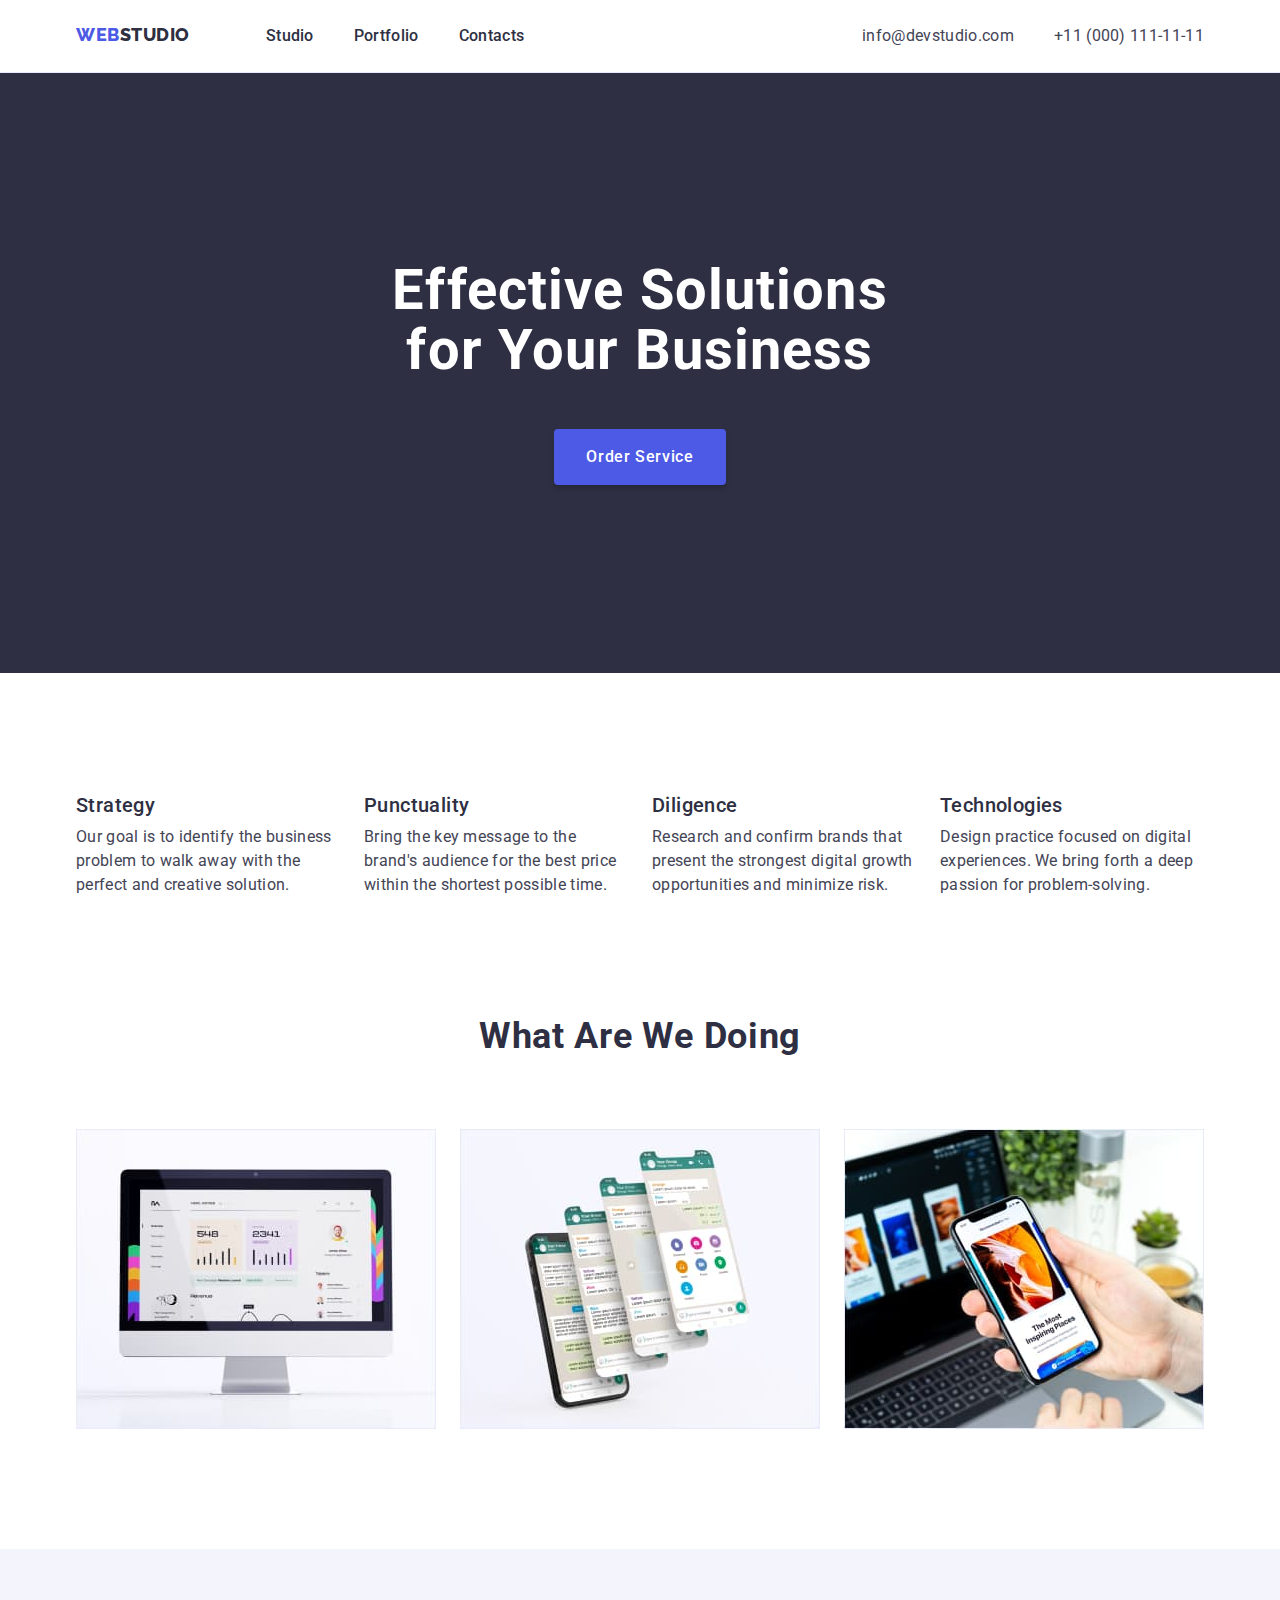
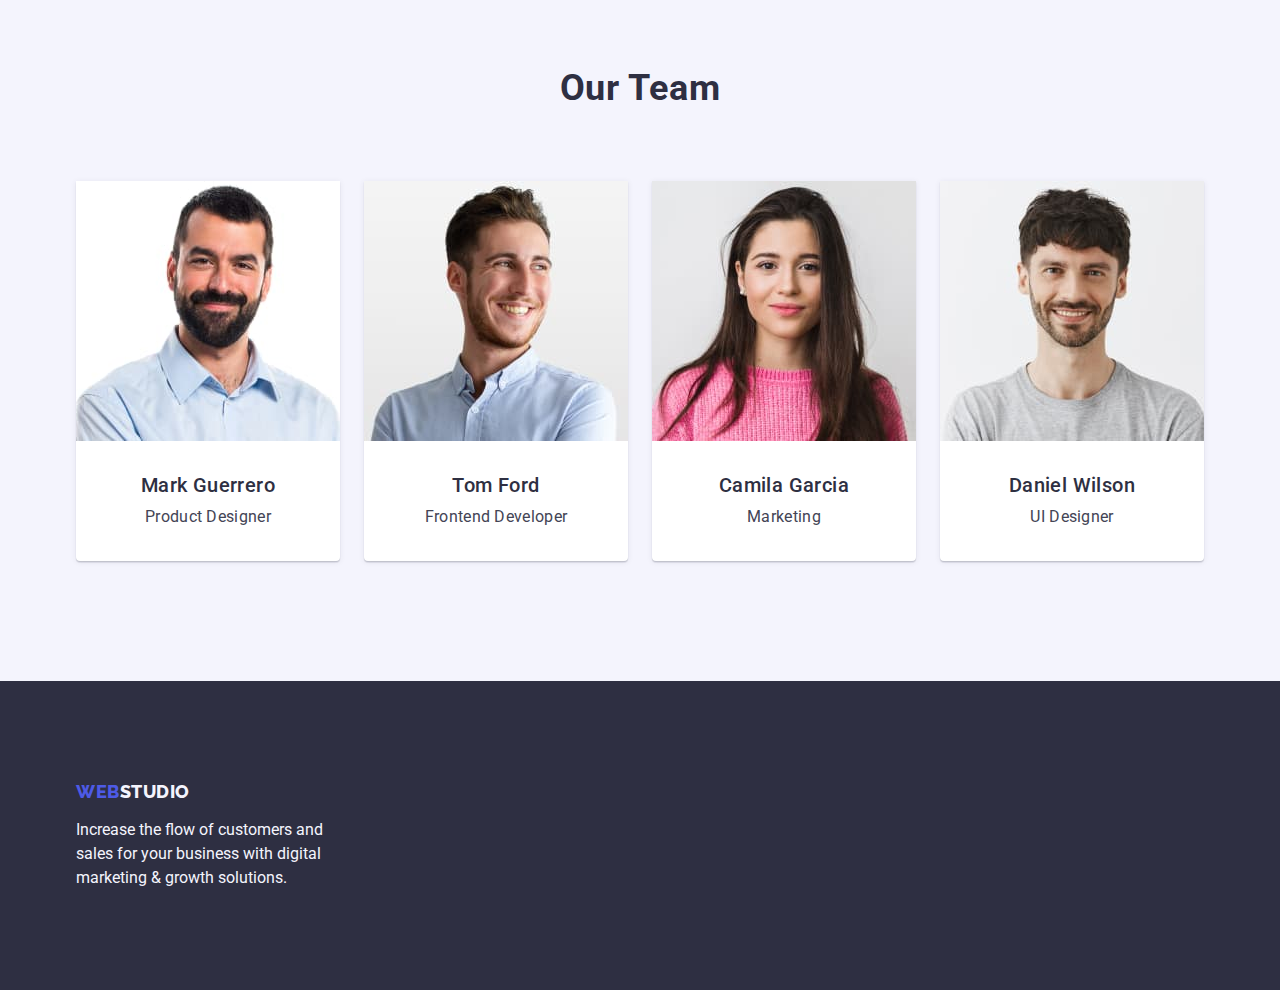
<file: index.html>
<!DOCTYPE html>
<html lang="en">
  <head>
    <meta charset="UTF-8" />
    <meta http-equiv="X-UA-Compatible" content="IE=edge" />
    <meta name="viewport" content="width=device-width, initial-scale=1.0" />
    <title>Web Studio</title>
    <link rel="preconnect" href="https://fonts.googleapis.com" />
    <link rel="preconnect" href="https://fonts.gstatic.com" crossorigin />
    <link
      href="https://fonts.googleapis.com/css2?family=Raleway:wght@800&family=Roboto:wght@400;500;700&display=swap"
      rel="stylesheet" />
    <link
      rel="stylesheet"
      href="https://cdnjs.cloudflare.com/ajax/libs/modern-normalize/1.0.0/modern-normalize.min.css" />
    <link rel="stylesheet" href="./css/styles.css" />
  </head>
  <body class="body">
    <header class="page-header">
      <div class="container header-container">
        <nav class="menu">
          <a class="link logo" href="./index.html"
            >Web<span class="logo-studio">Studio</span></a
          >
          <ul class="list menu-list">
            <li class="menu-item">
              <a class="link menu-item" href="./index.html">Studio</a>
            </li>
            <li class="menu-item">
              <a class="link menu-item" href="./portfolio.html">Portfolio</a>
            </li>
            <li class="menu-item">
              <a class="link menu-item" href="">Contacts</a>
            </li>
          </ul>
        </nav>
        <address class="contacts">
          <ul class="list contacts-list">
            <li>
              <a class="link contacts" href="mailto:info@devstudio.com"
                >info@devstudio.com</a
              >
            </li>
            <li>
              <a class="link contacts" href="tel:+110001111111"
                >+11 (000) 111-11-11</a
              >
            </li>
          </ul>
        </address>
      </div>
    </header>
    <main>
      <section class="main-section">
        <div class="container">
          <h1 class="main-title">Effective Solutions for Your Business</h1>
          <button type="button" class="modal-btn">Order Service</button>
        </div>
      </section>
      <section class="why-us-section">
        <div class="container">
          <h2 class="visually-hidden" class="why-webstudio">Why WebStudio?</h2>
          <ul class="list why-us-list">
            <li class="why-us-item">
              <h3 class="why-us-subtitle">Strategy</h3>
              <p class="why-us-text">
                Our goal is to identify the business problem to walk away with
                the perfect and creative solution.
              </p>
            </li>
            <li class="why-us-item">
              <h3 class="why-us-subtitle">Punctuality</h3>
              <p class="why-us-text">
                Bring the key message to the brand's audience for the best price
                within the shortest possible time.
              </p>
            </li>
            <li class="why-us-item">
              <h3 class="why-us-subtitle">Diligence</h3>
              <p class="why-us-text">
                Research and confirm brands that present the strongest digital
                growth opportunities and minimize risk.
              </p>
            </li>
            <li class="why-us-item">
              <h3 class="why-us-subtitle">Technologies</h3>
              <p class="why-us-text">
                Design practice focused on digital experiences. We bring forth a
                deep passion for problem-solving.
              </p>
            </li>
          </ul>
        </div>
      </section>
      <section class="what-are-we-doing-section">
        <div class="container">
          <h2 class="section-title">What are we doing</h2>
          <ul class="list what-are-we-doing-list">
            <li class="what-are-we-doing-item">
              <img
                src="./images/img-1.jpg"
                alt="Computer"
                height="300"
                width="360" />
            </li>
            <li>
              <img
                src="./images/img-2.jpg"
                alt="Phone"
                height="300"
                width="360" />
            </li>
            <li>
              <img
                src="./images/img-3.jpg"
                alt="Computer And Phone"
                height="300"
                width="360" />
            </li>
          </ul>
        </div>
      </section>
      <section class="our-team-section">
        <div class="container">
          <h2 class="section-title">Our Team</h2>
          <ul class="list our-team-list">
            <li class="team-item">
              <img
                src="./images/team-1.jpg"
                alt="Mark Guerrero"
                height="260"
                width="264" />
              <h3 class="our-team-subtitle">Mark Guerrero</h3>
              <p class="our-team-text">Product Designer</p>
            </li>
            <li class="team-item">
              <img
                src="./images/team-2.jpg"
                alt="Tom Ford"
                height="260"
                width="264" />
              <h3 class="our-team-subtitle">Tom Ford</h3>
              <p class="our-team-text">Frontend Developer</p>
            </li>
            <li class="team-item">
              <img
                src="./images/team-3.jpg"
                alt="Camila Garcia"
                height="260"
                width="264" />
              <h3 class="our-team-subtitle">Camila Garcia</h3>
              <p class="our-team-text">Marketing</p>
            </li>
            <li class="team-item">
              <img
                src="./images/team-4.jpg"
                alt="Daniel Wilson"
                height="260"
                width="264" />
              <h3 class="our-team-subtitle">Daniel Wilson</h3>
              <p class="our-team-text">UI Designer</p>
            </li>
          </ul>
        </div>
      </section>
    </main>
    <footer class="footer">
      <div class="container">
        <a class="link logo" href="./index.html"
          >Web<span class="logo-studio-footer">Studio</span></a
        >
        <p class="footer-text">
          Increase the flow of customers and sales for your business with
          digital marketing & growth solutions.
        </p>
      </div>
    </footer>
  </body>
</html>
</file>
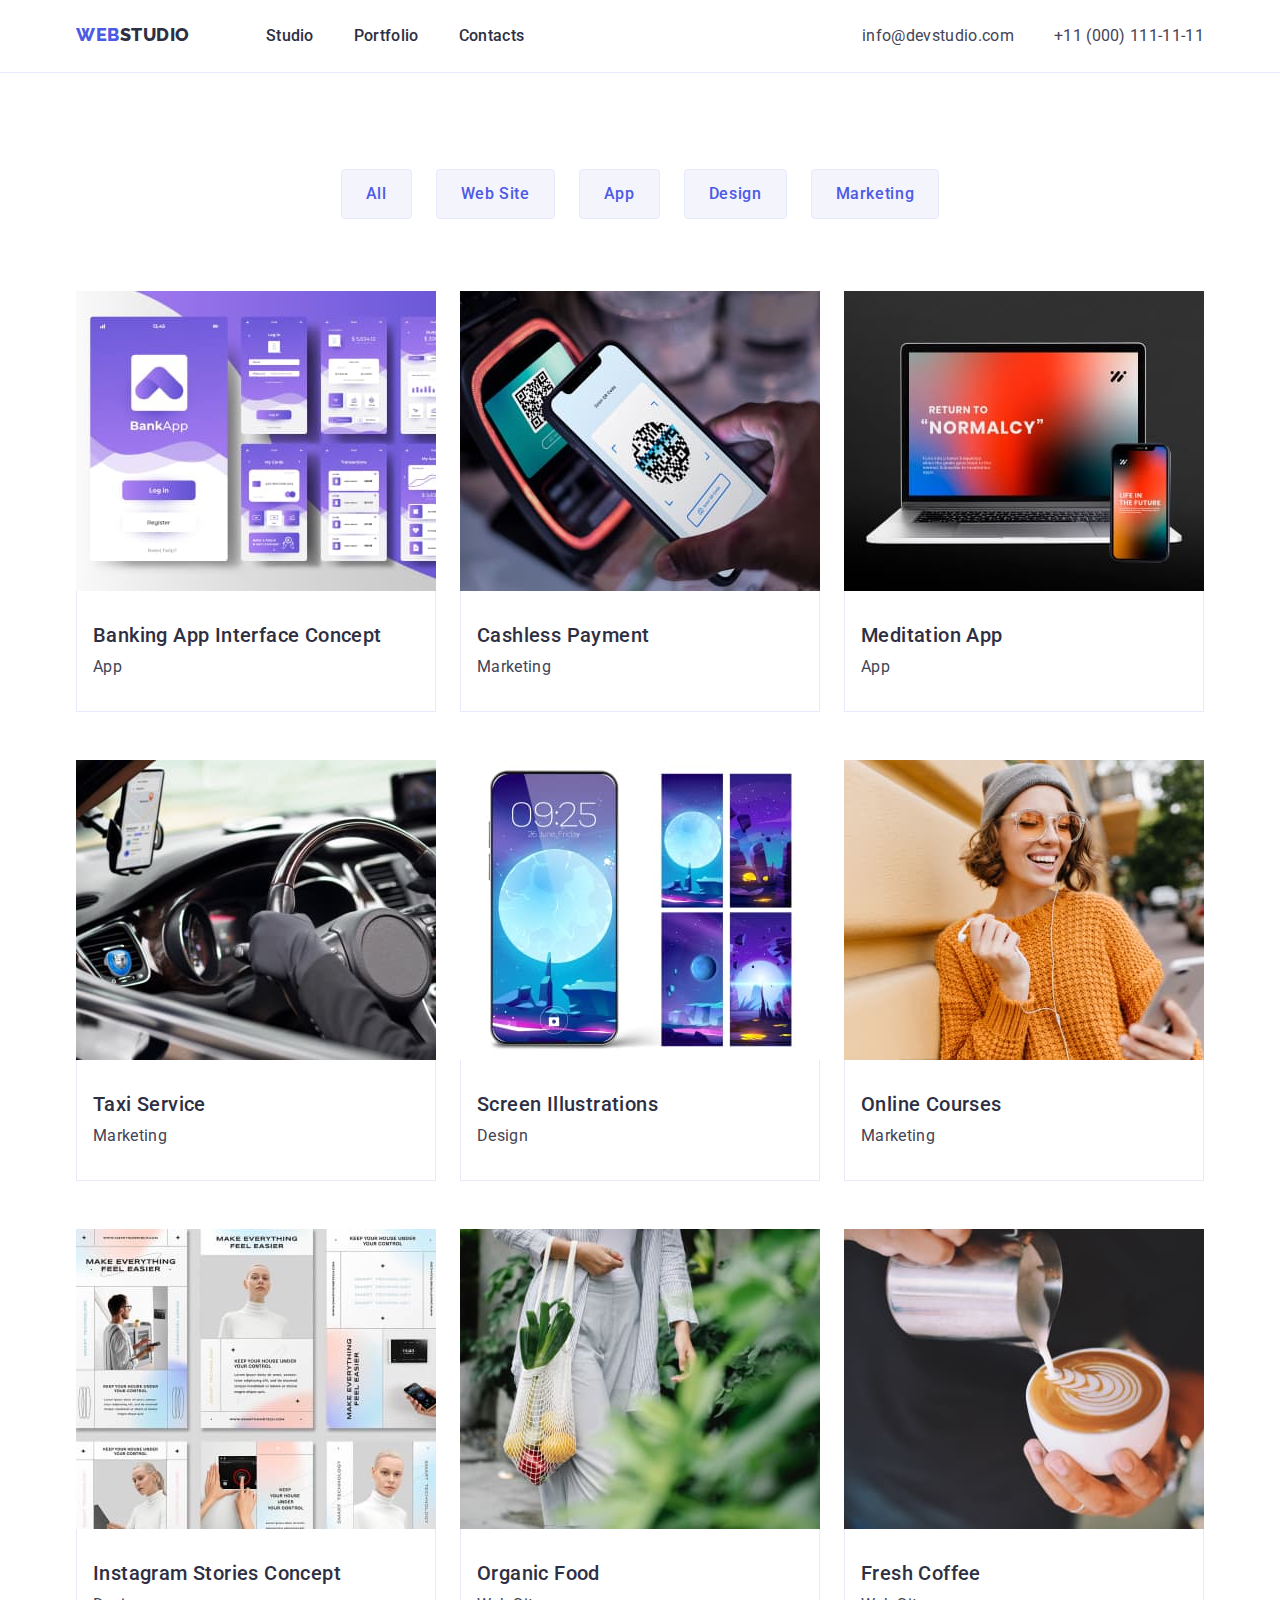
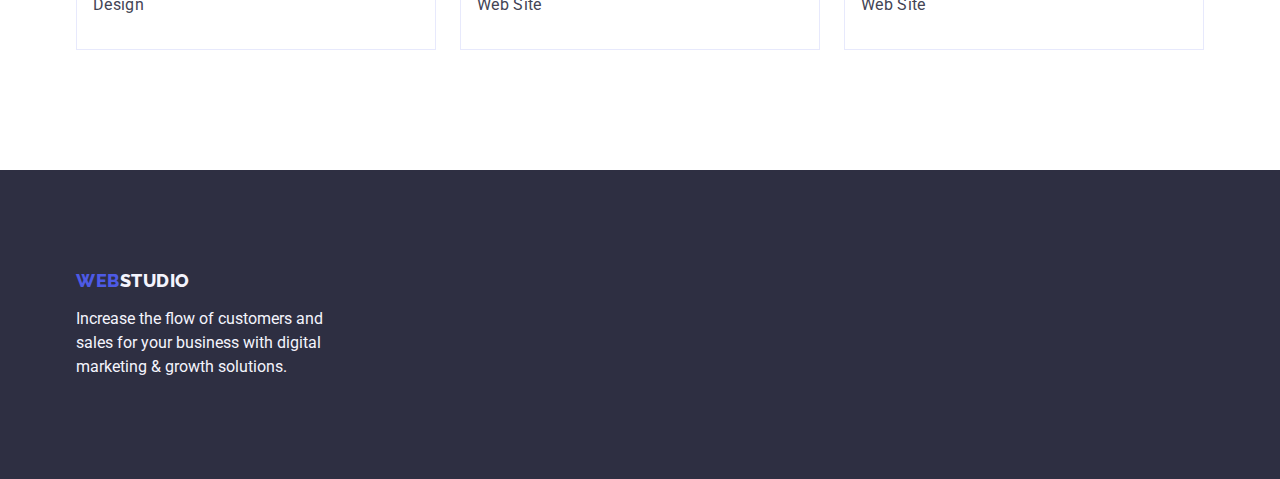
<file: portfolio.html>
<!DOCTYPE html>
<html lang="en">
  <head>
    <meta charset="UTF-8" />
    <meta http-equiv="X-UA-Compatible" content="IE=edge" />
    <meta name="viewport" content="width=device-width, initial-scale=1.0" />
    <link rel="preconnect" href="https://fonts.googleapis.com" />
    <link rel="preconnect" href="https://fonts.gstatic.com" crossorigin />
    <link
      href="https://fonts.googleapis.com/css2?family=Raleway:wght@800&family=Roboto:wght@400;500;700&display=swap"
      rel="stylesheet" />
    <link
      rel="stylesheet"
      href="https://cdnjs.cloudflare.com/ajax/libs/modern-normalize/1.0.0/modern-normalize.min.css" />
    <link rel="stylesheet" href="./css/styles.css" />
    <title>Web Studio Portfolio</title>
  </head>
  <body class="body">
    <header class="page-header page-header-portfolio">
      <div class="container header-container">
        <nav class="menu">
          <a class="link logo" href="./index.html"
            >Web<span class="logo-studio">Studio</span></a
          >
          <ul class="list menu-list">
            <li class="menu-item">
              <a class="link menu-item" href="./index.html">Studio</a>
            </li>
            <li class="menu-item">
              <a class="link menu-item" href="./portfolio.html">Portfolio</a>
            </li>
            <li class="menu-item">
              <a class="link menu-item" href="">Contacts</a>
            </li>
          </ul>
        </nav>
        <address class="contacts">
          <ul class="list contacts-list">
            <li>
              <a class="link contacts" href="mailto:info@devstudio.com"
                >info@devstudio.com</a
              >
            </li>
            <li>
              <a class="link contacts" href="tel:+110001111111"
                >+11 (000) 111-11-11</a
              >
            </li>
          </ul>
        </address>
      </div>
    </header>
    <main>
      <section class="portfolio-section">
        <div class="container">
          <h1 class="visually-hidden">Portfolio</h1>
          <ul class="list btn-menu">
            <li><button class="btn-menu-item" type="button">All</button></li>
            <li>
              <button class="btn-menu-item" type="button">Web Site</button>
            </li>
            <li><button class="btn-menu-item" type="button">App</button></li>
            <li><button class="btn-menu-item" type="button">Design</button></li>
            <li>
              <button class="btn-menu-item" type="button">Marketing</button>
            </li>
          </ul>
          <ul class="list portfolio-list">
            <li class="portfolio-item">
              <a href="#" class="link">
                <img
                  src="./images/portfolio-1.jpg"
                  alt="Banking App Interface"
                  width="360"
                  height="300" />
                <div class="card-wrap">
                  <h2 class="portfolio-subtitle">
                    Banking App Interface Concept
                  </h2>
                  <p class="portfolio-text">App</p>
                </div>
              </a>
            </li>
            <li class="portfolio-item">
              <a href="#" class="link">
                <img
                  src="./images/portfolio-2.jpg"
                  alt="Cashless Payment"
                  width="360"
                  height="300" />
                <div class="card-wrap">
                  <h2 class="portfolio-subtitle">Cashless Payment</h2>
                  <p class="portfolio-text">Marketing</p>
                </div>
              </a>
            </li>
            <li class="portfolio-item">
              <a href="#" class="link">
                <img
                  src="./images/portfolio-3.jpg"
                  alt="Meditation App"
                  width="360"
                  height="300" />
                <div class="card-wrap">
                  <h2 class="portfolio-subtitle">Meditation App</h2>
                  <p class="portfolio-text">App</p>
                </div>
              </a>
            </li>
            <li class="portfolio-item">
              <a href="#" class="link">
                <img
                  src="./images/portfolio-4.jpg"
                  alt="Taxi Service"
                  width="360"
                  height="300" />
                <div class="card-wrap">
                  <h2 class="portfolio-subtitle">Taxi Service</h2>
                  <p class="portfolio-text">Marketing</p>
                </div>
              </a>
            </li>
            <li class="portfolio-item">
              <a href="#" class="link">
                <img
                  src="./images/portfolio-5.jpg"
                  alt="Screen Illustrations"
                  width="360"
                  height="300" />
                <div class="card-wrap">
                  <h2 class="portfolio-subtitle">Screen Illustrations</h2>
                  <p class="portfolio-text">Design</p>
                </div>
              </a>
            </li>
            <li class="portfolio-item">
              <a href="#" class="link">
                <img
                  src="./images/portfolio-6.jpg"
                  alt="Online Courses"
                  width="360"
                  height="300" />
                <div class="card-wrap">
                  <h2 class="portfolio-subtitle">Online Courses</h2>
                  <p class="portfolio-text">Marketing</p>
                </div>
              </a>
            </li>
            <li class="portfolio-item">
              <a href="#" class="link">
                <img
                  src="./images/portfolio-7.jpg"
                  alt="Instagram Stories Concept"
                  width="360"
                  height="300" />
                <div class="card-wrap">
                  <h2 class="portfolio-subtitle">Instagram Stories Concept</h2>
                  <p class="portfolio-text">Design</p>
                </div>
              </a>
            </li>
            <li class="portfolio-item">
              <a href="#" class="link">
                <img
                  src="./images/portfolio-8.jpg"
                  alt="Organic Food"
                  width="360"
                  height="300" />
                <div class="card-wrap">
                  <h2 class="portfolio-subtitle">Organic Food</h2>
                  <p class="portfolio-text">Web Site</p>
                </div>
              </a>
            </li>
            <li class="portfolio-item">
              <a href="#" class="link">
                <img
                  src="./images/portfolio-9.jpg"
                  alt="Fresh Coffee"
                  width="360"
                  height="300" />
                <div class="card-wrap">
                  <h2 class="portfolio-subtitle">Fresh Coffee</h2>
                  <p class="portfolio-text">Web Site</p>
                </div>
              </a>
            </li>
          </ul>
        </div>
      </section>
    </main>
    <footer class="footer">
      <div class="container">
        <a class="link logo" href="./index.html"
          >Web<span class="logo-studio-footer">Studio</span></a
        >
        <p class="footer-text">
          Increase the flow of customers and sales for your business with
          digital marketing & growth solutions.
        </p>
      </div>
    </footer>
  </body>
</html>
</file>
<file: css/styles.css>
:root {
    --title-color: #2E2F42;
    --logo-web-color: #4d5ae5;
    --logo-studio-color: #2e2f42;
    --text-color: #434455;
}

p,
h1,
h2,
h3,
h4,
h5,
h6 {
    margin: 0;
}

ul {
    margin: 0;
    padding-left: 0;
}

img {
    display: block;
}

.list {
    list-style: none;
}

.link {
    text-decoration: none;
}

.container {
    width: 1158px;
    padding-left: 15px;
    padding-right: 15px;
    margin: 0 auto;
}

.body {
    font-family: "Roboto", sans-serif;
    font-style: normal;
    color: var(--text-color);
    background-color: #FFFFFF;
}

.page-header {
    padding-top: 24px;
    padding-bottom: 24px;
    border-bottom: 1px solid #E7E9FC;
}

.header-container {
    display: flex;
}

.logo {
        font-family: 'Raleway', sans-serif;
        font-style: normal;
        font-weight: 800;
        font-size: 18px;
        line-height: 1.17;
        color: var(--logo-web-color);
        text-transform: uppercase;
        letter-spacing: 0.03em;
        margin-right: 76px;
}

.logo-studio {
    font-family: 'Raleway', sans-serif;
    font-style: normal;
    font-weight: 800;
    font-size: 18px;
    line-height: 1.17;
    color: var(--logo-studio-color);
    text-transform: uppercase;
    letter-spacing: 0.03em;
}

.menu-list {
    display: flex;
    gap: 40px;
}

.menu {
display: flex;
margin-right: auto;
}

.menu-item {
        font-weight: 500;
        font-size: 16px;
        line-height: 1.5;
        letter-spacing: 0.02em;
        color: var(--title-color);
}

.menu-item:hover,
.menu-item:focus {
    color:#404bbf;
}

.contacts {
    font-style: normal;
    font-size: 16px;
    line-height: 1.5;
    letter-spacing: 0.02em;
    color: var(--text-color);
}

.contacts:hover,
.contacts:focus {
    color: #404bbf;
}

.contacts-list {
    display: flex;
    gap: 40px;
}

.main-section {
    background-color: #2E2F42;
    padding-top: 188px;
    padding-bottom: 188px;
    text-align: center;
}

.main-title {
        font-weight: 700;
        font-size: 56px;
        line-height: 1.07;
        color: #FFFFFF;
        text-align: center;
        letter-spacing: 0.02em;
        max-width: 496px;
        margin: 0 auto;
        margin-bottom: 48px;
}

.modal-btn {
    font-family: "Roboto", sans-serif;
    font-style: inherit;
    font-weight: 500;
    font-size: 16px;
    line-height: 1.5;
    background-color: #4D5AE5;
    color: #FFFFFF;
    cursor:pointer;
    letter-spacing: 0.04em;
    padding: 16px 32px;
    border: none;
    border-radius: 4px;
    box-shadow: 0px 4px 4px rgba(0, 0, 0, 0.15);
}

.modal-btn:hover,
.modal-btn:focus {
    background-color: #404BBF;
}

.why-us-section {
    padding-top: 120px;
    padding-bottom: 120px;
}

.why-us-list {
    display: flex;
    gap: 24px;
}

.why-us-item {
    width: 264px;
}

.why-us-subtitle {
        font-weight: 500;
        font-size: 20px;
        line-height: 1.2;
        color: var(--title-color);
        letter-spacing: 0.02em;
        margin-bottom: 8px;
}

.why-us-text {
        font-size: 16px;
        line-height: 1.5;
        color: inherit;
        letter-spacing: 0.02em;
}

.section-title {
        font-weight: 700;
        font-size: 36px;
        line-height: 1.11;
        color: var(--title-color);
        text-align: center;
        letter-spacing: 0.02em;
        text-transform: capitalize;
        margin-bottom: 72px;
}

.what-are-we-doing-section {
    padding-bottom: 120px;
}

.what-are-we-doing-list {
    display: flex;
    gap: 24px;
}

.what-are-we-doing-item {
    width: calc((100% - 48px) / 3);
}

.our-team-section {
    background-color: #F4F4FD;
    padding-top: 120px;
    padding-bottom: 120px;
}

.our-team-list {
    display: flex;
    gap: 24px;
}

.team-item {
    background-color: #FFFFFF;
    box-shadow: 0px 1px 6px rgba(46, 47, 66, 0.08), 0px 1px 1px rgba(46, 47, 66, 0.16), 0px 2px 1px rgba(46, 47, 66, 0.08);
    border-radius: 0px 0px 4px 4px;
    text-align: center;
    width: calc((100% - 72px) / 4);
}

.our-team-subtitle {
        font-weight: 500;
        font-size: 20px;
        line-height: 1.2;
        color: var(--title-color);
        letter-spacing: 0.02em;
        margin-top: 32px;
        margin-bottom: 8px;
}

.our-team-text {
    font-size: 16px;
    line-height: 1.5;
    color: inherit;
    letter-spacing: 0.02em;
    padding-bottom: 32px;
}

.footer {
    background-color: #2E2F42;
    padding-top: 100px;
    padding-bottom: 100px;
}

.footer-text {
    font-size: 16px;
    line-height: 1.5;
    color: #F4F4FD;
    margin-top: 16px;
    width: 264px;
}

.btn-menu {
    margin-bottom: 72px;
    display: flex;
    justify-content: center;
    gap: 24px;
}

.btn-menu-item {
    font-family: "Roboto", sans-serif;
    font-style: inherit;
    background-color: #F4F4FD;
    color: #4D5AE5;
    font-weight: 500;
    font-size: 16px;
    line-height: 1.5;
    cursor: pointer;
    letter-spacing: 0.04em;
    padding: 12px 24px;
    border-radius: 4px;
    border: 1px solid #E7E9FC;
}

.btn-menu-item:hover,
.btn-menu-item:focus {
    background-color: #404BBF;
    color: #fff;
}

.portfolio-section {
    padding-top: 96px;
    padding-bottom: 120px;
}

.portfolio-list {
    display: flex;
    flex-wrap: wrap;
    gap: 48px 24px;
}

.portfolio-item {
    width: calc((100% - 48px) / 3);
}

.card-wrap {
    padding: 32px 16px;
    border: 1px solid #E7E9FC;
    border-top: 0;
}

.portfolio-subtitle {
    font-weight: 500;
    font-size: 20px;
    line-height: 1.2;
    letter-spacing: 0.02em;
    color: var(--title-color);
    margin-bottom: 8px;
}

.portfolio-text {
    font-size: 16px;
    line-height: 1.5;
    letter-spacing: 0.02em;
    color: var(--text-color);
}

.logo-studio-footer {
    font-family: 'Raleway', sans-serif;
    font-style: normal;
    font-weight: 800;
    font-size: 18px;
    line-height: 1.17;
    color:#F4F4FD;
    text-transform: uppercase;
    letter-spacing: 0.03em;
}

.visually-hidden {
    position: absolute;
    width: 1px;
    height: 1px;
    margin: -1px;
    border: 0;
    padding: 0;
    white-space: nowrap;
    clip-path: inset(100%);
    clip: rect(0 0 0 0);
    overflow: hidden;
}
</file>
